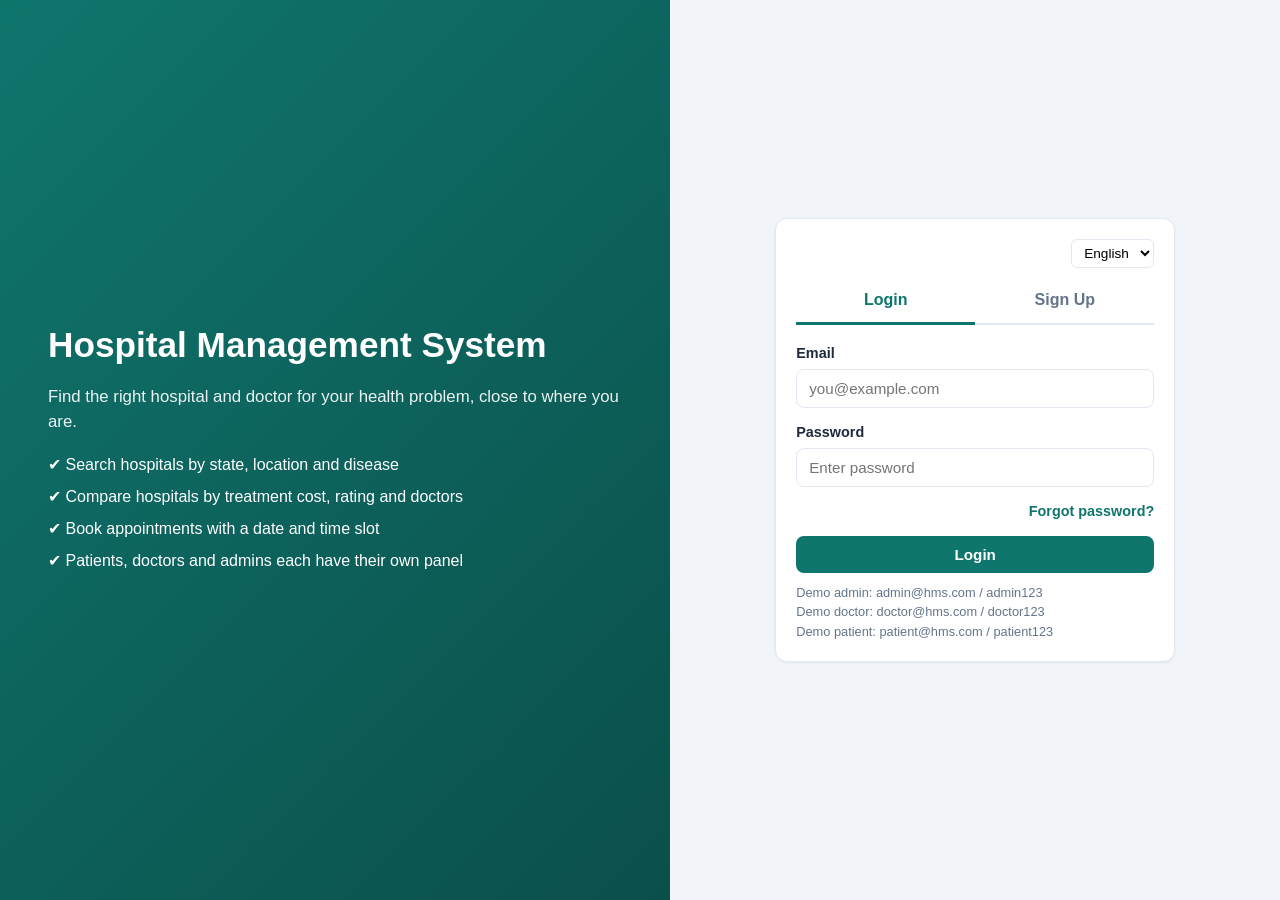
<file: index.html>
<!DOCTYPE html>
<html lang="en">
<head>
  <meta charset="UTF-8">
  <meta name="viewport" content="width=device-width, initial-scale=1.0">
  <title>Hospital Management System - Login</title>
  <link rel="stylesheet" href="style.css">
</head>
<body>
  <div class="auth-wrapper">

    <!-- Left side: intro -->
    <section class="auth-hero">
      <h1 data-i18n="app.title">Hospital Management System</h1>
      <p data-i18n="auth.tagline">Find the right hospital and doctor for your health problem, close to where you are.</p>
      <ul>
        <li data-i18n="auth.point1">Search hospitals by state, location and disease</li>
        <li data-i18n="auth.point2">Compare hospitals by treatment cost, rating and doctors</li>
        <li data-i18n="auth.point3">Book appointments with a date and time slot</li>
        <li data-i18n="auth.point4">Patients, doctors and admins each have their own panel</li>
      </ul>
    </section>

    <!-- Right side: login / signup -->
    <section class="auth-panel">
      <div class="auth-box card">
        <div class="lang-row"><span id="langSlot"></span></div>

        <div class="tabs">
          <div class="tab active" id="loginTab" data-i18n="auth.login">Login</div>
          <div class="tab" id="signupTab" data-i18n="auth.signup">Sign Up</div>
        </div>

        <div id="message" class="message"></div>

        <!-- Login form -->
        <form id="loginForm">
          <div class="form-group">
            <label for="loginEmail" data-i18n="auth.email">Email</label>
            <input type="email" id="loginEmail" placeholder="you@example.com" required>
          </div>
          <div class="form-group">
            <label for="loginPassword" data-i18n="auth.password">Password</label>
            <input type="password" id="loginPassword" data-i18n-placeholder="auth.enterPassword" placeholder="Enter password" required>
          </div>
          <p class="link-row"><a href="#" id="forgotLink" data-i18n="auth.forgot">Forgot password?</a></p>
          <button type="submit" class="btn btn-block" data-i18n="auth.loginBtn">Login</button>
          <p class="hint">Demo admin: admin@hms.com / admin123<br>Demo doctor: doctor@hms.com / doctor123<br>Demo patient: patient@hms.com / patient123</p>
        </form>

        <!-- Forgot password form -->
        <form id="forgotForm" class="hidden">
          <h3 data-i18n="auth.resetTitle">Reset your password</h3>
          <p class="hint" style="margin-bottom:14px;" data-i18n="auth.resetHelp">Enter the email and full name you used to sign up, then choose a new password.</p>
          <div class="form-group">
            <label for="forgotEmail" data-i18n="auth.regEmail">Registered Email</label>
            <input type="email" id="forgotEmail" placeholder="you@example.com" required>
          </div>
          <div class="form-group">
            <label for="forgotName" data-i18n="auth.regName">Registered Full Name</label>
            <input type="text" id="forgotName" data-i18n-placeholder="auth.nameUsed" placeholder="Name used at signup" required>
          </div>
          <div class="form-group">
            <label for="forgotPassword" data-i18n="auth.newPassword">New Password</label>
            <input type="password" id="forgotPassword" data-i18n-placeholder="auth.min6" placeholder="At least 6 characters" required>
          </div>
          <div class="form-group">
            <label for="forgotConfirm" data-i18n="auth.confirmNew">Confirm New Password</label>
            <input type="password" id="forgotConfirm" data-i18n-placeholder="auth.reenterNew" placeholder="Re-enter new password" required>
          </div>
          <button type="submit" class="btn btn-block" data-i18n="auth.resetBtn">Reset Password</button>
          <p class="link-row"><a href="#" id="backToLogin" data-i18n="auth.back">Back to login</a></p>
        </form>

        <!-- Signup form -->
        <form id="signupForm" class="hidden">
          <div class="form-group">
            <label for="signupName" data-i18n="auth.fullName">Full Name</label>
            <input type="text" id="signupName" data-i18n-placeholder="auth.yourName" placeholder="Your name" required>
          </div>
          <div class="form-group">
            <label for="signupEmail" data-i18n="auth.email">Email</label>
            <input type="email" id="signupEmail" placeholder="you@example.com" required>
          </div>
          <div class="form-group">
            <label for="signupPassword" data-i18n="auth.password">Password</label>
            <input type="password" id="signupPassword" data-i18n-placeholder="auth.min6" placeholder="At least 6 characters" required>
          </div>
          <div class="form-group">
            <label for="signupConfirm" data-i18n="auth.confirmPassword">Confirm Password</label>
            <input type="password" id="signupConfirm" data-i18n-placeholder="auth.reenter" placeholder="Re-enter password" required>
          </div>
          <div class="form-group">
            <label for="signupRole" data-i18n="auth.registerAs">Register as</label>
            <select id="signupRole">
              <option value="user" data-i18n="auth.rolePatient">Patient (User)</option>
              <option value="admin" data-i18n="auth.roleAdmin">Hospital Admin</option>
            </select>
          </div>
          <div class="form-group hidden" id="adminCodeGroup">
            <label for="adminCode" data-i18n="auth.adminCode">Admin Access Code</label>
            <input type="password" id="adminCode" data-i18n-placeholder="auth.enterCode" placeholder="Enter admin code">
            <p class="hint">Demo code: ADMIN2026</p>
          </div>
          <button type="submit" class="btn btn-block" data-i18n="auth.createBtn">Create Account</button>
          <p class="hint" data-i18n="auth.doctorNote">Doctors: your hospital admin creates your login.</p>
        </form>
      </div>
    </section>

  </div>

  <script src="common.js"></script>
  <script src="i18n.js"></script>
  <script src="auth.js"></script>
</body>
</html>
</file>
<file: style.css>
:root {
  --primary: #0f766e;
  --primary-dark: #115e59;
  --bg: #f1f5f9;
  --card: #ffffff;
  --text: #1e293b;
  --muted: #64748b;
  --border: #e2e8f0;
  --danger: #dc2626;
  --ok: #16a34a;
  --warn: #d97706;
}

* { box-sizing: border-box; margin: 0; padding: 0; }

body {
  font-family: "Segoe UI", Arial, sans-serif;
  background: var(--bg);
  color: var(--text);
  line-height: 1.5;
}

/* ---------- Navbar (Flexbox) ---------- */
.navbar {
  display: flex;
  justify-content: space-between;
  align-items: center;
  background: var(--primary);
  color: #fff;
  padding: 14px 28px;
}
.navbar .brand { font-size: 1.3rem; font-weight: 700; }
.navbar .nav-right { display: flex; align-items: center; gap: 14px; }

.container { max-width: 1100px; margin: 24px auto; padding: 0 16px; }

h2 { margin-bottom: 14px; color: var(--primary-dark); }
h3 { margin-bottom: 8px; }

.card {
  background: var(--card);
  border: 1px solid var(--border);
  border-radius: 12px;
  padding: 20px;
  margin-bottom: 20px;
  box-shadow: 0 1px 3px rgba(0, 0, 0, 0.06);
}

/* ---------- Forms ---------- */
label { display: block; font-weight: 600; margin-bottom: 4px; font-size: 0.9rem; }
input, select, textarea {
  width: 100%;
  padding: 10px 12px;
  border: 1px solid var(--border);
  border-radius: 8px;
  font-size: 0.95rem;
  background: #fff;
}
input:focus, select:focus, textarea:focus {
  outline: 2px solid var(--primary);
  border-color: var(--primary);
}
.form-group { margin-bottom: 14px; }
.form-grid {
  display: grid;
  grid-template-columns: repeat(auto-fit, minmax(220px, 1fr));
  gap: 14px;
  align-items: end;
}

/* ---------- Buttons ---------- */
.btn {
  display: inline-block;
  padding: 10px 18px;
  border: none;
  border-radius: 8px;
  background: var(--primary);
  color: #fff;
  font-size: 0.95rem;
  font-weight: 600;
  cursor: pointer;
}
.btn:hover { background: var(--primary-dark); }
.btn:disabled { background: #94a3b8; cursor: not-allowed; }
.btn-light { background: #fff; color: var(--primary-dark); }
.btn-light:hover { background: #e6fffa; }
.btn-danger { background: var(--danger); }
.btn-danger:hover { background: #b91c1c; }
.btn-small { padding: 6px 12px; font-size: 0.85rem; }
.btn-block { width: 100%; }

/* ---------- Auth page (Grid) ---------- */
.auth-wrapper {
  min-height: 100vh;
  display: grid;
  grid-template-columns: 1.1fr 1fr;
}
.auth-hero {
  background: linear-gradient(135deg, var(--primary), #0b4f4a);
  color: #fff;
  display: flex;
  flex-direction: column;
  justify-content: center;
  padding: 48px;
}
.auth-hero h1 { font-size: 2.2rem; margin-bottom: 12px; }
.auth-hero p { font-size: 1.05rem; opacity: 0.92; margin-bottom: 18px; }
.auth-hero ul { list-style: none; }
.auth-hero li { margin-bottom: 8px; }
.auth-hero li::before { content: "\2714  "; }

.auth-panel { display: flex; align-items: center; justify-content: center; padding: 24px; }
.auth-box { width: 100%; max-width: 400px; }

.tabs { display: flex; margin-bottom: 18px; border-bottom: 2px solid var(--border); }
.tab {
  flex: 1;
  padding: 10px;
  text-align: center;
  cursor: pointer;
  font-weight: 600;
  color: var(--muted);
  border-bottom: 3px solid transparent;
  margin-bottom: -2px;
}
.tab.active { color: var(--primary); border-bottom-color: var(--primary); }

.message { padding: 10px 12px; border-radius: 8px; margin-bottom: 12px; font-size: 0.9rem; display: none; }
.message.error { background: #fee2e2; color: #991b1b; display: block; }
.message.success { background: #dcfce7; color: #166534; display: block; }
.hint { font-size: 0.8rem; color: var(--muted); margin-top: 10px; }

.hidden { display: none; }

/* ---------- Steps ---------- */
.steps { display: flex; gap: 10px; flex-wrap: wrap; margin-bottom: 18px; }
.step {
  padding: 6px 14px;
  border-radius: 20px;
  background: #e2e8f0;
  color: var(--muted);
  font-size: 0.85rem;
  font-weight: 600;
}
.step.active { background: var(--primary); color: #fff; }

/* ---------- Hospital & doctor cards (Grid) ---------- */
.card-grid {
  display: grid;
  grid-template-columns: repeat(auto-fill, minmax(300px, 1fr));
  gap: 16px;
}
.hospital-card {
  background: #fff;
  border: 1px solid var(--border);
  border-radius: 12px;
  padding: 16px;
  cursor: pointer;
  transition: transform 0.15s, box-shadow 0.15s;
}
.hospital-card:hover { transform: translateY(-3px); box-shadow: 0 6px 16px rgba(0, 0, 0, 0.1); }
.hospital-card.selected { border: 2px solid var(--primary); }
.hospital-card h3 { color: var(--primary-dark); }
.muted { color: var(--muted); font-size: 0.9rem; }

.tag {
  display: inline-block;
  background: #ccfbf1;
  color: var(--primary-dark);
  padding: 2px 10px;
  border-radius: 12px;
  font-size: 0.78rem;
  margin: 6px 4px 0 0;
}

.doctor-card {
  background: #fff;
  border: 1px solid var(--border);
  border-radius: 12px;
  padding: 16px;
  display: flex;
  flex-direction: column;
  gap: 6px;
}
.doctor-card h3 { margin-bottom: 0; }
.bar { height: 8px; background: #e2e8f0; border-radius: 6px; overflow: hidden; }
.bar-fill { height: 100%; background: var(--ok); }
.badge { display: inline-block; padding: 2px 10px; border-radius: 12px; font-size: 0.8rem; font-weight: 600; }
.badge.ok { background: #dcfce7; color: #166534; }
.badge.no { background: #fee2e2; color: #991b1b; }
.badge.warn { background: #fef3c7; color: #92400e; }

/* ---------- Stats (Grid) ---------- */
.stats { display: grid; grid-template-columns: repeat(auto-fit, minmax(180px, 1fr)); gap: 16px; margin-bottom: 20px; }
.stat { background: #fff; border-radius: 12px; padding: 18px; border-left: 5px solid var(--primary); border: 1px solid var(--border); border-left-width: 5px; }
.stat .num { font-size: 1.8rem; font-weight: 700; color: var(--primary-dark); }

/* ---------- Tables ---------- */
.table-wrap { overflow-x: auto; }
table { width: 100%; border-collapse: collapse; font-size: 0.92rem; }
th, td { text-align: left; padding: 10px; border-bottom: 1px solid var(--border); }
th { background: #f8fafc; color: var(--muted); font-size: 0.82rem; text-transform: uppercase; }

/* ---------- Modal ---------- */
.modal-bg {
  position: fixed; inset: 0; background: rgba(0, 0, 0, 0.45);
  display: none; align-items: center; justify-content: center; z-index: 10;
}
.modal-bg.show { display: flex; }
.modal { background: #fff; border-radius: 12px; padding: 24px; width: 100%; max-width: 380px; }
.modal .actions { display: flex; gap: 10px; margin-top: 14px; justify-content: flex-end; }

/* ---------- Admin tabs ---------- */
.admin-tabs { display: flex; gap: 8px; flex-wrap: wrap; margin-bottom: 18px; }
.admin-tabs button {
  padding: 8px 16px; border: 1px solid var(--border); background: #fff;
  border-radius: 8px; cursor: pointer; font-weight: 600; color: var(--muted);
}
.admin-tabs button.active { background: var(--primary); color: #fff; border-color: var(--primary); }

.empty { text-align: center; padding: 28px; color: var(--muted); }

/* ---------- Responsive ---------- */
@media (max-width: 800px) {
  .auth-wrapper { grid-template-columns: 1fr; }
  .auth-hero { padding: 28px; }
}

/* ---------- Added: forgot password, location box, modal ---------- */
.link-row { margin: 4px 0 14px; text-align: right; font-size: 0.9rem; }
.link-row a { color: var(--primary); font-weight: 600; text-decoration: none; }
.link-row a:hover { text-decoration: underline; }

.location-box {
  background: var(--bg);
  background: #e6f4f1;
  border: 1px solid #b7ded6;
  border-radius: 10px;
  padding: 14px 16px;
  margin-bottom: 18px;
}
.location-box p { margin-bottom: 4px; }
.location-title { font-weight: 700; color: var(--primary-dark); margin-bottom: 6px; }
.map-link { display: inline-block; margin-top: 6px; color: var(--primary-dark); font-weight: 600; text-decoration: none; }
.map-link:hover { text-decoration: underline; }

.modal { max-width: 440px; max-height: 90vh; overflow-y: auto; }

/* ---------- Treatment details ---------- */
.doctor-card.selected { border: 2px solid var(--primary); }
.treatment-block { border: 1px solid var(--border); border-radius: 12px; padding: 16px; margin-bottom: 16px; background: #fff; }
.treatment-block h3 { color: var(--primary-dark); margin-bottom: 12px; }
.info-grid { display: grid; grid-template-columns: 1fr 1fr; gap: 14px; }
.info-tile { background: #e6f4f1; border-radius: 10px; padding: 12px 14px; }
.info-tile.wide { grid-column: 1 / -1; }
.info-tile .tag { background: #fff; }
.info-label { font-size: 0.8rem; text-transform: uppercase; color: var(--muted); font-weight: 700; margin-bottom: 4px; }
.info-value { font-size: 1.15rem; font-weight: 700; color: var(--primary-dark); }
.note { font-size: 0.85rem; color: var(--muted); margin: 8px 0 14px; }
@media (max-width: 600px) { .info-grid { grid-template-columns: 1fr; } }

/* ---------- New features: language, emergency, voice ---------- */
.lang-select { width: auto; padding: 5px 8px; font-size: 0.85rem; border-radius: 6px; }
.lang-row { text-align: right; margin-bottom: 10px; }
.btn-emergency { background: #dc2626; }
.btn-emergency:hover { background: #991b1b; }
.emergency-title { color: var(--danger); margin-bottom: 8px; }
.modal-wide { max-width: 640px; }
.em-numbers { background: #fee2e2; border-radius: 8px; padding: 10px 12px; font-weight: 600; }
.em-numbers a { color: #991b1b; margin-left: 12px; text-decoration: none; }
.em-numbers a:hover { text-decoration: underline; }
.em-card { border: 1px solid var(--border); border-radius: 10px; padding: 12px; margin-bottom: 10px; }
.input-with-btn { display: flex; gap: 6px; }
.mic-btn {
  border: 1px solid var(--border); background: #fff; border-radius: 8px;
  width: 44px; font-size: 1.1rem; cursor: pointer; flex: none;
}
.mic-btn:hover { background: #e6fffa; }
.mic-btn.listening { background: #fee2e2; border-color: var(--danger); }

/* ---------- Cards: cost, compare ---------- */
.cost-line { font-weight: 700; color: var(--primary-dark); margin-top: 6px; }
.badge-row { margin-top: 4px; display: flex; gap: 4px; flex-wrap: wrap; }
.compare-box { display: inline-flex; align-items: center; gap: 6px; font-weight: 600; font-size: 0.85rem; margin-top: 8px; cursor: pointer; }
.compare-box input { width: auto; }
.compare-bar {
  display: flex; align-items: center; gap: 10px; flex-wrap: wrap;
  background: #e6f4f1; border: 1px solid #b7ded6; border-radius: 10px;
  padding: 10px 14px; margin-bottom: 14px; font-weight: 600;
}
.compare-table th, .compare-table td { vertical-align: top; }
.compare-table thead th { text-transform: none; font-size: 0.95rem; color: var(--primary-dark); }
.compare-table tbody th { width: 160px; }
.flash { animation: flash 1.6s; }
@keyframes flash { 0%, 60% { box-shadow: 0 0 0 3px var(--primary); } 100% { box-shadow: none; } }

/* ---------- Feedback stars ---------- */
.stars { display: flex; gap: 4px; margin: 10px 0; }
.star { background: none; border: none; font-size: 2rem; color: #cbd5e1; cursor: pointer; line-height: 1; width: auto; padding: 0 2px; }
.star.on { color: #f59e0b; }
.stars-text { color: #f59e0b; letter-spacing: 1px; }

/* ---------- Reminders ---------- */
.due-item {
  display: flex; justify-content: space-between; align-items: center; gap: 10px; flex-wrap: wrap;
  background: #fef3c7; border: 1px solid #f59e0b; color: #92400e;
  border-radius: 10px; padding: 10px 14px; margin-bottom: 10px; font-weight: 600;
}
.due-item > span:last-child { display: flex; gap: 6px; }

/* ---------- Doctor module ---------- */
.med-row { display: grid; grid-template-columns: 2fr 2fr 1fr auto; gap: 8px; margin-bottom: 8px; }
@media (max-width: 700px) { .med-row { grid-template-columns: 1fr; } }

/* ---------- Admin analytics ---------- */
.chart-grid { display: grid; grid-template-columns: repeat(auto-fit, minmax(320px, 1fr)); gap: 16px; }
.chart-wrap { position: relative; width: 100%; height: 260px; }
.chart-wrap canvas { width: 100%; height: 100%; display: block; }

/* ---------- Printing: only the slip / prescription ---------- */
.print-area { display: none; }
.slip { max-width: 560px; margin: 0 auto; border: 2px solid #000; padding: 20px; color: #000; background: #fff; }
.slip h1 { font-size: 1.3rem; text-align: center; }
.slip h2 { font-size: 1.1rem; text-align: center; color: #000; margin: 6px 0 14px; }
.slip-table th, .slip-table td { border: 1px solid #999; padding: 6px 8px; text-transform: none; font-size: 0.95rem; background: #fff; color: #000; }
.slip-table th { width: 35%; }
.slip-table.meds th { width: auto; }
.slip-note { margin-top: 12px; font-size: 0.85rem; text-align: center; }
@media print {
  body > *:not(#printArea) { display: none !important; }
  #printArea { display: block !important; }
  body { background: #fff; }
}
</file>
